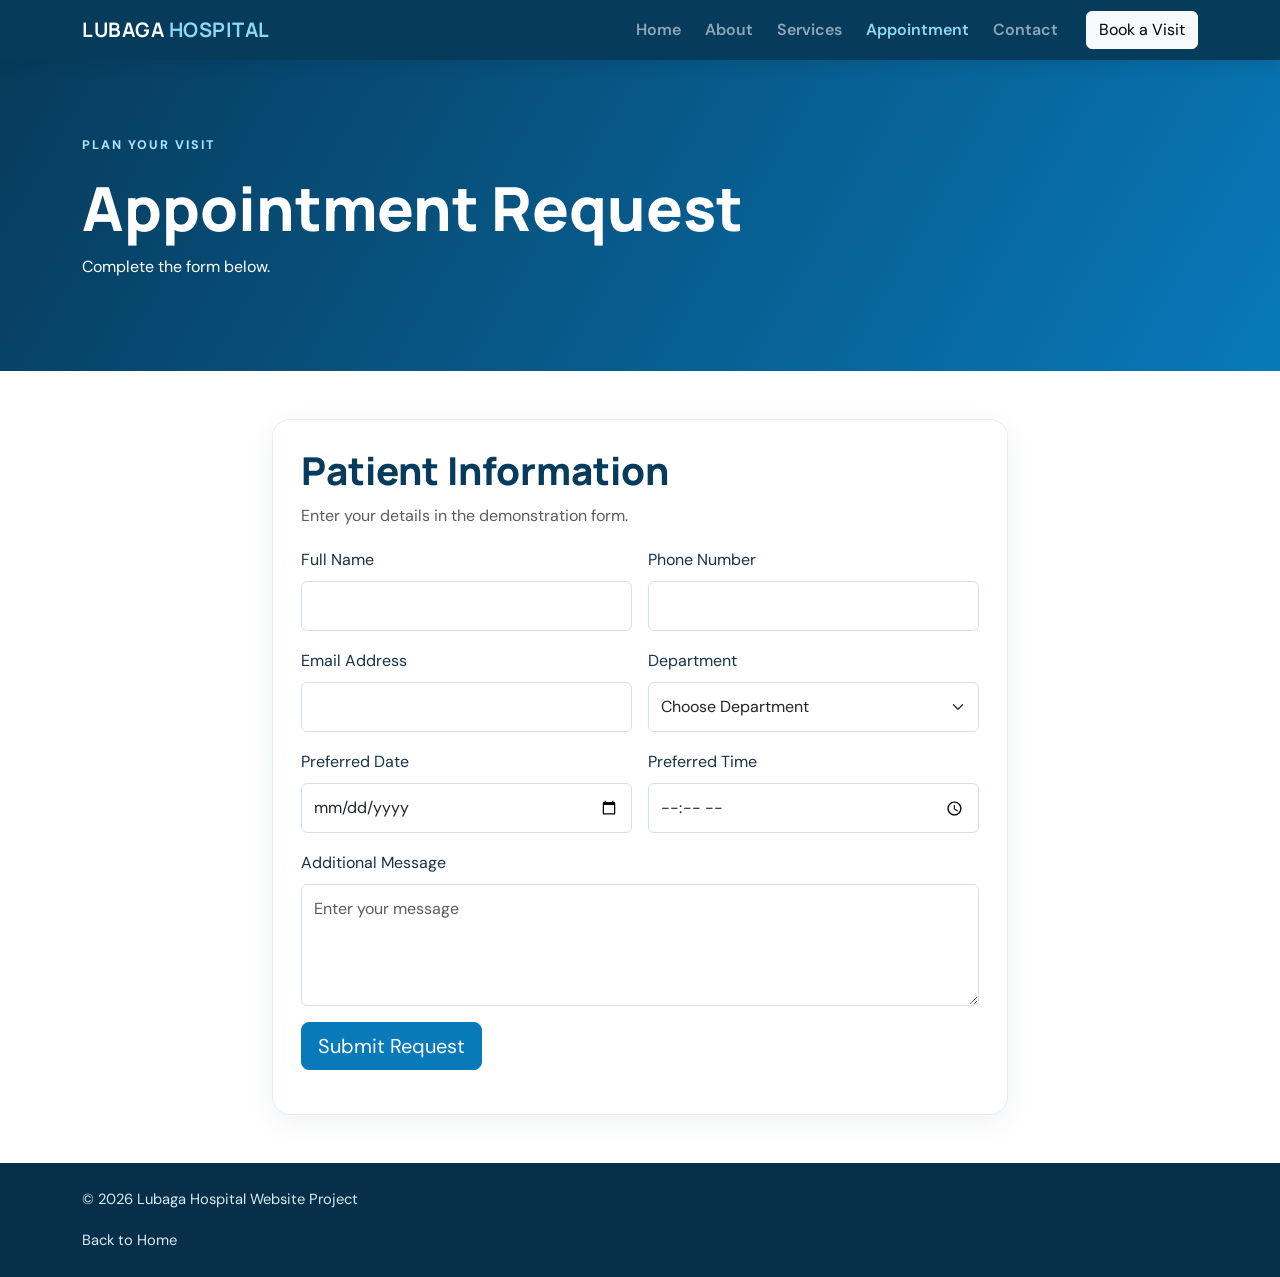
<file: appointment.html>
<!DOCTYPE html>
<html lang="en">
<head>
    <meta charset="UTF-8">
    <meta name="viewport" content="width=device-width, initial-scale=1.0">
    <title>Lubaga Hospital | Appointment</title>

    <link href="https://cdn.jsdelivr.net/npm/bootstrap@5.3.3/dist/css/bootstrap.min.css" rel="stylesheet">
    <link rel="stylesheet" href="style.css">
</head>

<body>

<nav class="navbar navbar-expand-lg navbar-dark hospital-nav sticky-top">
    <div class="container">

        <a class="navbar-brand fw-bold" href="index.html">
            LUBAGA <span>HOSPITAL</span>
        </a>

        <button class="navbar-toggler" type="button"
            data-bs-toggle="collapse" data-bs-target="#mainNav">
            <span class="navbar-toggler-icon"></span>
        </button>

        <div class="collapse navbar-collapse" id="mainNav">

            <ul class="navbar-nav ms-auto">
                <li class="nav-item"><a class="nav-link" href="index.html">Home</a></li>
                <li class="nav-item"><a class="nav-link" href="About.html">About</a></li>
                <li class="nav-item"><a class="nav-link" href="Services.html">Services</a></li>
                <li class="nav-item"><a class="nav-link active" href="appointment.html">Appointment</a></li>
                <li class="nav-item"><a class="nav-link" href="contact.html">Contact</a></li>
            </ul>

            <a href="appointment.html" class="btn btn-light ms-lg-3">Book a Visit</a>

        </div>
    </div>
</nav>

<header class="page-banner">
    <div class="container">
        <p class="eyebrow">PLAN YOUR VISIT</p>
        <h1>Appointment Request</h1>
        <p>Complete the form below.</p>
    </div>
</header>

<main class="container py-5">

    <div class="row justify-content-center">

        <div class="col-lg-8">

            <div class="form-panel">

                <h2>Patient Information</h2>

                <p class="text-muted">
                    Enter your details in the demonstration form.
                </p>

                <form id="appointmentForm">

                    <div class="row g-3">

                        <div class="col-md-6">
                            <label class="form-label">Full Name</label>
                            <input type="text" class="form-control"
                                id="fullName" required>
                        </div>

                        <div class="col-md-6">
                            <label class="form-label">Phone Number</label>
                            <input type="tel" class="form-control"
                                id="phone" required>
                        </div>

                        <div class="col-md-6">
                            <label class="form-label">Email Address</label>
                            <input type="email" class="form-control"
                                id="email">
                        </div>

                        <div class="col-md-6">
                            <label class="form-label">Department</label>

                            <select class="form-select" required>
                                <option value="">Choose Department</option>
                                <option>General Consultation</option>
                                <option>Maternity</option>
                                <option>Paediatrics</option>
                                <option>Laboratory</option>
                                <option>Other</option>
                            </select>
                        </div>

                        <div class="col-md-6">
                            <label class="form-label">Preferred Date</label>
                            <input type="date" class="form-control" required>
                        </div>

                        <div class="col-md-6">
                            <label class="form-label">Preferred Time</label>
                            <input type="time" class="form-control" required>
                        </div>

                        <div class="col-12">
                            <label class="form-label">Additional Message</label>
                            <textarea class="form-control" rows="4"
                                placeholder="Enter your message"></textarea>
                        </div>

                        <div class="col-12">
                            <button type="submit" class="btn btn-primary btn-lg">
                                Submit Request
                            </button>
                        </div>

                    </div>

                </form>

                <div id="formMessage" class="mt-3"></div>

            </div>

        </div>

    </div>

</main>

<footer class="site-footer">
    <div class="container">
        <p>© 2026 Lubaga Hospital Website Project</p>
        <a href="index.html">Back to Home</a>
    </div>
</footer>

<script>
document.getElementById("appointmentForm").addEventListener("submit",
function(event) {

    event.preventDefault();

    document.getElementById("formMessage").innerHTML =
    '<div class="alert alert-success">' +
    'Demo form validated successfully. No real appointment has been booked.' +
    '</div>';

    this.reset();

});
</script>

<script src="https://cdn.jsdelivr.net/npm/bootstrap@5.3.3/dist/js/bootstrap.bundle.min.js"></script>

</body>
</html>
</file>
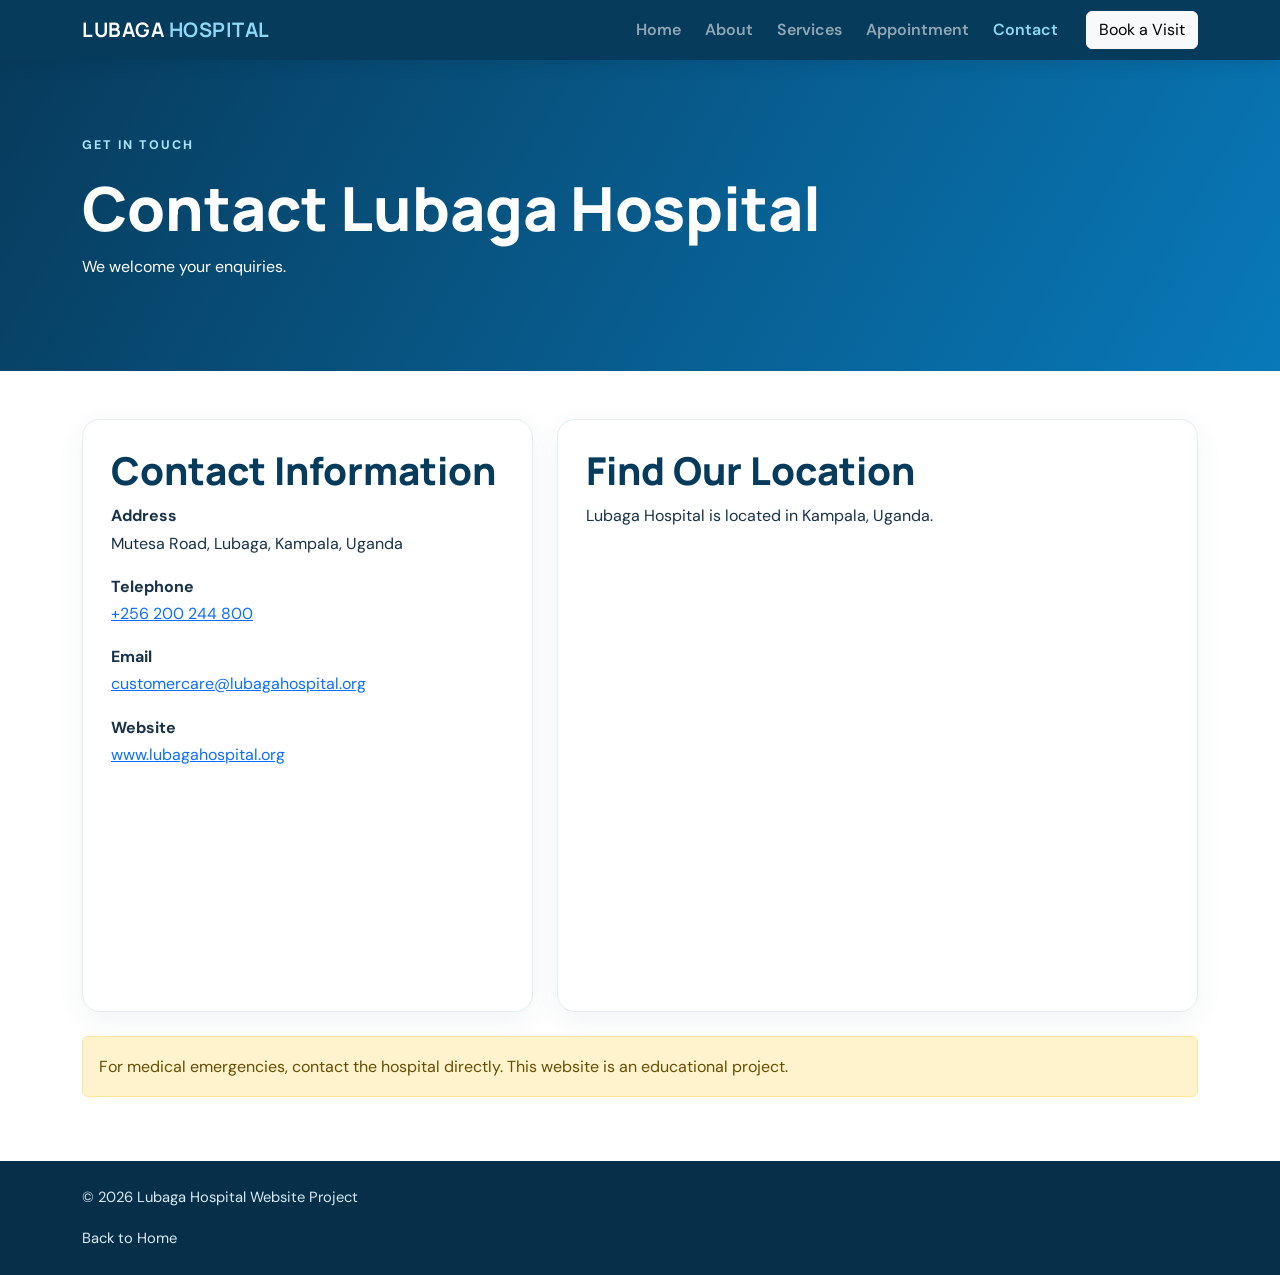
<file: contact.html>
<!DOCTYPE html>
<html lang="en">
<head>
    <meta charset="UTF-8">
    <meta name="viewport" content="width=device-width, initial-scale=1.0">
    <title>Lubaga Hospital | Contact</title>

    <link href="https://cdn.jsdelivr.net/npm/bootstrap@5.3.3/dist/css/bootstrap.min.css" rel="stylesheet">
    <link rel="stylesheet" href="style.css">
</head>

<body>

<nav class="navbar navbar-expand-lg navbar-dark hospital-nav sticky-top">
    <div class="container">

        <a class="navbar-brand fw-bold" href="index.html">
            LUBAGA <span>HOSPITAL</span>
        </a>

        <button class="navbar-toggler" type="button"
            data-bs-toggle="collapse" data-bs-target="#mainNav">
            <span class="navbar-toggler-icon"></span>
        </button>

        <div class="collapse navbar-collapse" id="mainNav">

            <ul class="navbar-nav ms-auto">
                <li class="nav-item"><a class="nav-link" href="index.html">Home</a></li>
                <li class="nav-item"><a class="nav-link" href="About.html">About</a></li>
                <li class="nav-item"><a class="nav-link" href="About.html">Services</a></li>
                <li class="nav-item"><a class="nav-link" href="appointment.html">Appointment</a></li>
                <li class="nav-item"><a class="nav-link active" href="contact.html">Contact</a></li>
            </ul>

            <a href="appointment.html" class="btn btn-light ms-lg-3">Book a Visit</a>

        </div>
    </div>
</nav>

<header class="page-banner">
    <div class="container">
        <p class="eyebrow">GET IN TOUCH</p>
        <h1>Contact Lubaga Hospital</h1>
        <p>We welcome your enquiries.</p>
    </div>
</header>

<main class="container py-5">

    <div class="row g-4">

        <div class="col-lg-5">

            <div class="info-card h-100">

                <h2>Contact Information</h2>

                <p>
                    <strong>Address</strong><br>
                    Mutesa Road, Lubaga, Kampala, Uganda
                </p>

                <p>
                    <strong>Telephone</strong><br>
                    <a href="tel:+256200244800">+256 200 244 800</a>
                </p>

                <p>
                    <strong>Email</strong><br>
                    <a href="mailto:customercare@lubagahospital.org">
                        customercare@lubagahospital.org
                    </a>
                </p>

                <p>
                    <strong>Website</strong><br>
                    <a href="https://lubagahospital.org/" target="_blank">
                        www.lubagahospital.org
                    </a>
                </p>

            </div>

        </div>

        <div class="col-lg-7">

            <div class="info-card h-100">

                <h2>Find Our Location</h2>

                <p>
                    Lubaga Hospital is located in Kampala, Uganda.
                </p>

                <div class="ratio ratio-4x3 rounded-3 overflow-hidden">

                    <iframe
                        src="https://www.google.com/maps?q=Lubaga%20Hospital%20Kampala&output=embed"
                        title="Lubaga Hospital Map"
                        loading="lazy">
                    </iframe>

                </div>

            </div>

        </div>

    </div>

    <div class="alert alert-warning mt-4">
        For medical emergencies, contact the hospital directly.
        This website is an educational project.
    </div>

</main>

<footer class="site-footer">
    <div class="container">
        <p>© 2026 Lubaga Hospital Website Project</p>
        <a href="index.html">Back to Home</a>
    </div>
</footer>

<script src="https://cdn.jsdelivr.net/npm/bootstrap@5.3.3/dist/js/bootstrap.bundle.min.js"></script>

</body>
</html>
</file>
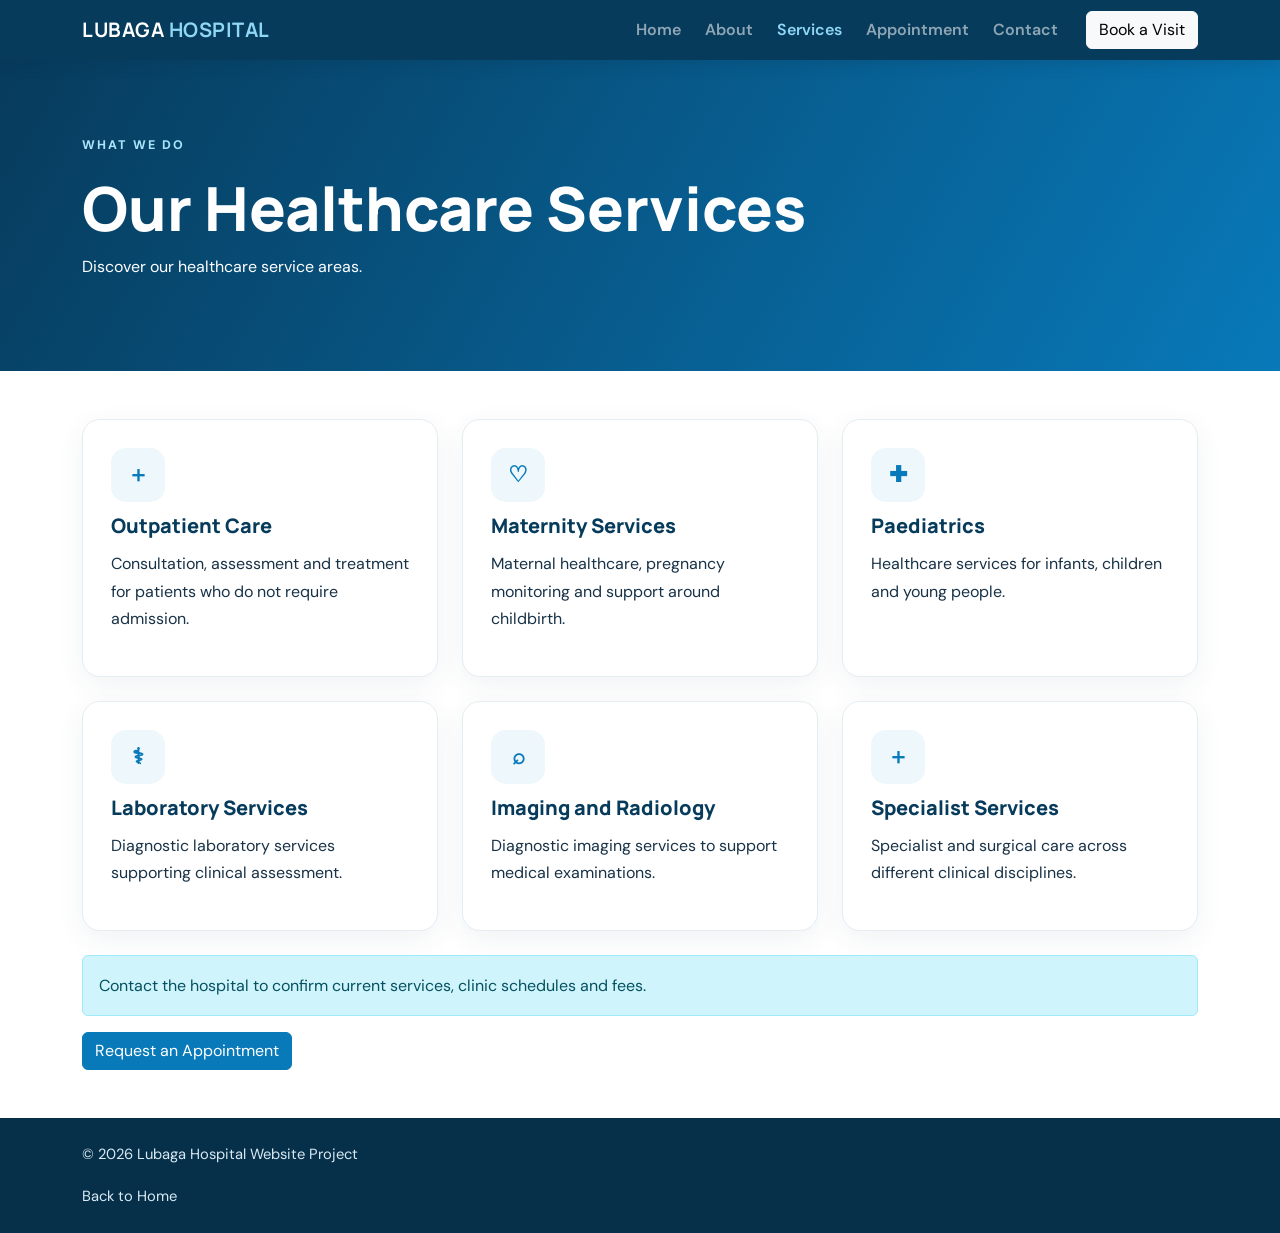
<file: Services.html>
<!DOCTYPE html>
<html lang="en">
<head>
    <meta charset="UTF-8">
    <meta name="viewport" content="width=device-width, initial-scale=1.0">
    <title>Lubaga Hospital | Services</title>

    <link href="https://cdn.jsdelivr.net/npm/bootstrap@5.3.3/dist/css/bootstrap.min.css" rel="stylesheet">
    <link rel="stylesheet" href="style.css">
</head>

<body>

<nav class="navbar navbar-expand-lg navbar-dark hospital-nav sticky-top">
    <div class="container">

        <a class="navbar-brand fw-bold" href="index.html">
            LUBAGA <span>HOSPITAL</span>
        </a>

        <button class="navbar-toggler" type="button"
            data-bs-toggle="collapse" data-bs-target="#mainNav">
            <span class="navbar-toggler-icon"></span>
        </button>

        <div class="collapse navbar-collapse" id="mainNav">

            <ul class="navbar-nav ms-auto">
                <li class="nav-item"><a class="nav-link" href="index.html">Home</a></li>
                <li class="nav-item"><a class="nav-link" href="About.html">About</a></li>
                <li class="nav-item"><a class="nav-link active" href="Services.html">Services</a></li>
                <li class="nav-item"><a class="nav-link" href="appointment.html">Appointment</a></li>
                <li class="nav-item"><a class="nav-link" href="contact.html">Contact</a></li>
            </ul>

            <a href="appointment.html" class="btn btn-light ms-lg-3">Book a Visit</a>

        </div>
    </div>
</nav>

<header class="page-banner">
    <div class="container">
        <p class="eyebrow">WHAT WE DO</p>
        <h1>Our Healthcare Services</h1>
        <p>Discover our healthcare service areas.</p>
    </div>
</header>

<main class="container py-5">

    <div class="row g-4">

        <div class="col-md-6 col-lg-4">
            <div class="info-card h-100">
                <div class="feature-icon">＋</div>
                <h3>Outpatient Care</h3>
                <p>
                    Consultation, assessment and treatment
                    for patients who do not require admission.
                </p>
            </div>
        </div>

        <div class="col-md-6 col-lg-4">
            <div class="info-card h-100">
                <div class="feature-icon">♡</div>
                <h3>Maternity Services</h3>
                <p>
                    Maternal healthcare, pregnancy monitoring
                    and support around childbirth.
                </p>
            </div>
        </div>

        <div class="col-md-6 col-lg-4">
            <div class="info-card h-100">
                <div class="feature-icon">✚</div>
                <h3>Paediatrics</h3>
                <p>
                    Healthcare services for infants,
                    children and young people.
                </p>
            </div>
        </div>

        <div class="col-md-6 col-lg-4">
            <div class="info-card h-100">
                <div class="feature-icon">⚕</div>
                <h3>Laboratory Services</h3>
                <p>
                    Diagnostic laboratory services
                    supporting clinical assessment.
                </p>
            </div>
        </div>

        <div class="col-md-6 col-lg-4">
            <div class="info-card h-100">
                <div class="feature-icon">⌕</div>
                <h3>Imaging and Radiology</h3>
                <p>
                    Diagnostic imaging services
                    to support medical examinations.
                </p>
            </div>
        </div>

        <div class="col-md-6 col-lg-4">
            <div class="info-card h-100">
                <div class="feature-icon">＋</div>
                <h3>Specialist Services</h3>
                <p>
                    Specialist and surgical care
                    across different clinical disciplines.
                </p>
            </div>
        </div>

    </div>

    <div class="alert alert-info mt-4">
        Contact the hospital to confirm current services,
        clinic schedules and fees.
    </div>

    <a href="appointment.html" class="btn btn-primary">
        Request an Appointment
    </a>

</main>

<footer class="site-footer">
    <div class="container">
        <p>© 2026 Lubaga Hospital Website Project</p>
        <a href="index.html">Back to Home</a>
    </div>
</footer>

<script src="https://cdn.jsdelivr.net/npm/bootstrap@5.3.3/dist/js/bootstrap.bundle.min.js"></script>

</body>
</html>
</file>
<file: style.css>
/* Google Fonts */
@import url('https://fonts.googleapis.com/css2?family=DM+Sans:wght@400;500;600;700&family=Manrope:wght@500;600;700;800&display=swap');

/* Website Colours */
:root {
    --navy: #073b5c;
    --blue: #0879b9;
    --pale: #eef7fb;
    --ink: #183247;
}

/* General Styling */
* {
    box-sizing: border-box;
}

body {
    font-family: 'DM Sans', sans-serif;
    color: var(--ink);
    line-height: 1.7;
}

h1, h2, h3, .navbar-brand {
    font-family: 'Manrope', sans-serif;
    font-weight: 800;
}

h2 {
    color: var(--navy);
    font-size: clamp(1.8rem, 3vw, 2.5rem);
}

/* Navigation Bar */
.hospital-nav {
    background: var(--navy);
    box-shadow: 0 3px 15px #082f4930;
}

.navbar-brand {
    letter-spacing: .5px;
}

.navbar-brand span {
    color: #8ed7f5;
}

.nav-link {
    font-weight: 600;
    margin: 0 .25rem;
}

.nav-link.active,
.nav-link:hover {
    color: #8ed7f5 !important;
}

/* Buttons */
.btn-primary {
    background: var(--blue);
    border-color: var(--blue);
}

.btn-primary:hover {
    background: var(--navy);
    border-color: var(--navy);
}

/* Home Hero Section */
.hero {
    background:
        linear-gradient(90deg, rgba(3,34,54,.94), rgba(3,50,76,.58)),
        url('https://images.unsplash.com/photo-1519494026892-80bbd2d6fd0d?auto=format&fit=crop&w=1800&q=85')
        center/cover;

    color: white;
}

.min-vh-75 {
    min-height: 75vh;
}

.hero h1 {
    font-size: clamp(2.8rem, 6vw, 5rem);
    line-height: 1.08;
}

.hero h1 span {
    color: #8ed7f5;
}

.hero .lead {
    max-width: 600px;
}

.eyebrow {
    color: var(--blue);
    font-weight: 800;
    letter-spacing: 2px;
    font-size: .78rem;
}

.hero .eyebrow {
    color: #9bdcf6;
}

/* Other Page Headers */
.page-banner {
    background: linear-gradient(120deg, #073b5c, #0879b9);
    color: white;
    padding: 75px 0;
}

.page-banner h1 {
    font-size: clamp(2.4rem, 5vw, 3.8rem);
}

.page-banner .eyebrow {
    color: #a9e4fb;
}

/* Information Cards */
.info-card,
.form-panel {
    background: white;
    border: 1px solid #e3edf2;
    border-radius: 18px;
    padding: 28px;
    box-shadow: 0 8px 28px #153c5210;
}

.info-card h3 {
    font-size: 1.25rem;
    color: var(--navy);
    margin: 12px 0;
}

/* Feature Icons */
.feature-icon {
    width: 54px;
    height: 54px;
    border-radius: 15px;
    background: var(--pale);
    color: var(--blue);
    display: grid;
    place-items: center;
    font-size: 1.4rem;
    font-weight: 800;
}

/* Background Section */
.soft-section {
    background: var(--pale);
}

/* Footer */
.site-footer {
    background: #062f49;
    color: #d9eaf3;
    padding: 24px 0;
    font-size: .92rem;
}

.site-footer a {
    color: #d9eaf3;
    text-decoration: none;
}

.site-footer a:hover {
    color: #8ed7f5;
}

/* Values List */
.value-list li {
    padding: .35rem 0;
}

/* Forms */
.form-control,
.form-select {
    padding: .75rem;
    border-color: #d4e1e8;
}

.form-control:focus,
.form-select:focus {
    border-color: var(--blue);
    box-shadow: 0 0 0 .2rem #0879b922;
}

/* Mobile Responsive Design */
@media (max-width: 767px) {

    .hero .min-vh-75 {
        min-height: 68vh;
    }

    .hero .btn {
        margin-bottom: 10px;
    }

    .page-banner {
        padding: 55px 0;
    }

    .site-footer p:last-child {
        line-height: 2;
    }

}
</file>
